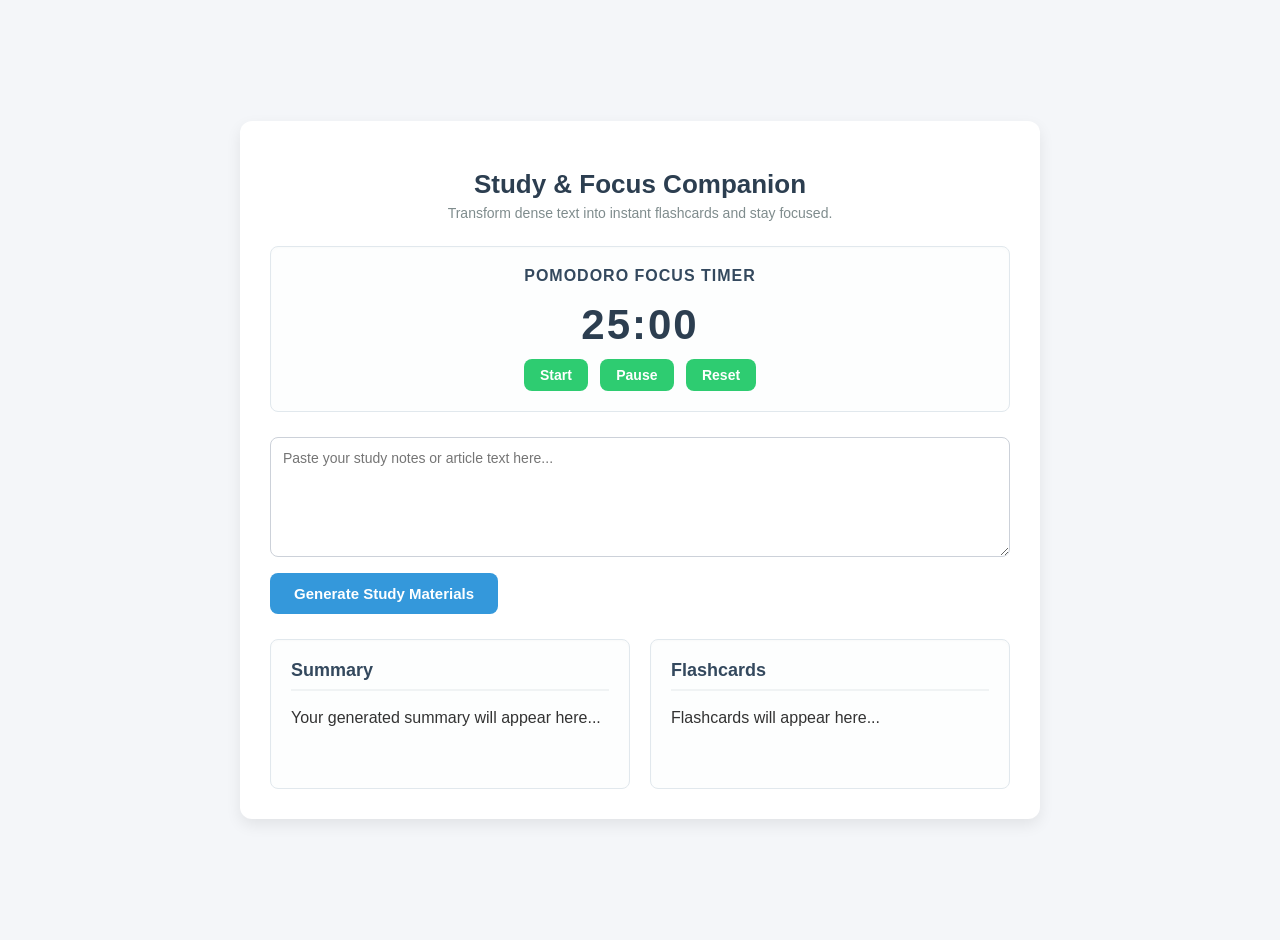
<file: index.html>
<!--
File: app.py
Project: Study & Focus Companion
Description: Flask backend handling server routing and text processing logic for summaries and flashcards.
Author: Hackathon Team(Shaheer Mohmand, Milan Bennett, Driss Jouhari)
Date: October 2026
-->

<!DOCTYPE html>
<html lang="en">
<head>
    <meta charset="UTF-8">
    <meta name="viewport" content="width=device-width, initial-scale=1.0">
    <title>Study & Focus Companion</title>
    <!-- Link to external CSS stylesheet -->
    <link rel="stylesheet" href="style.css">
</head>
<body>

    <!-- Main Application Container -->
    <div class="container">
        <header>
            <h1>Study & Focus Companion</h1>
            <p>Transform dense text into instant flashcards and stay focused.</p>
        </header>

        <!-- Pomodoro Focus Timer Section -->
        <section class="timer-section">
            <h3>Pomodoro Focus Timer</h3>
            <div id="timerDisplay">25:00</div>
            <div class="timer-controls">
                <button id="startBtn">Start</button>
                <button id="pauseBtn">Pause</button>
                <button id="resetBtn">Reset</button>
            </div>
        </section>
        
        <!-- Input Section for Study Notes -->
        <section class="input-section">
            <textarea id="studyInput" placeholder="Paste your study notes or article text here..."></textarea>
            <button id="processBtn">Generate Study Materials</button>
        </section>

        <!-- Output Section: Summaries & Flashcards -->
        <section class="output-section">
            <div class="card summary-card">
                <h3>Summary</h3>
                <p id="summaryOutput">Your generated summary will appear here...</p>
            </div>

            <div class="card flashcard-container">
                <h3>Flashcards</h3>
                <div id="flashcardOutput">Flashcards will appear here...</div>
            </div>
        </section>
    </div>

    <!-- Direct link to script.js-->
    <script src="script.js"></script>

</body>
</html>
</file>
<file: style.css>
/*
File: style.css
Project: Study & Focus Companion
Description: Complete stylesheet for layout, typography, input controls, 
    pomodoro focus timer, and output cards.
Author: Milan Bennett
Date: October 2026
*/

/* global layout */
body {
    font-family: 'Segoe UI', Tahoma, Geneva, Verdana, sans-serif;
    background-color: #f4f6f9;
    color: #333333;
    margin: 0;
    padding: 20px;
    display: flex;
    justify-content: center;
    align-items: center;
    min-height: 100vh;
}

/* Main Dashboard Card Wrapper */
.container {
    width: 100%;
    max-width: 800px;
    background: #ffffff;
    padding: 30px;
    border-radius: 12px;
    box-shadow: 0 6px 15px rgba(0, 0, 0, 0.08);
    box-sizing: border-box;
}

/* header */
header {
    text-align: center;
    margin-bottom: 25px;
}

header h1 {
    color: #2c3e50;
    margin-bottom: 5px;
    font-size: 26px;
}

header p {
    color: #7f8c8d;
    margin-top: 0;
    font-size: 14px;
}

/* pomodoro timer section */
.timer-section {
    background: #fdfefe;
    border: 1px solid #e1e8ed;
    border-radius: 8px;
    padding: 20px;
    text-align: center;
    margin-bottom: 25px;
    box-shadow: inset 0 1px 3px rgba(0, 0, 0, 0.02);
}

.timer-section h3 {
    margin-top: 0;
    color: #34495e;
    font-size: 16px;
    text-transform: uppercase;
    letter-spacing: 1px;
}

#timerDisplay {
    font-size: 42px;
    font-weight: bold;
    color: #2c3e50;
    margin: 10px 0;
    letter-spacing: 2px;
}

.timer-controls button {
    background-color: #2ecc71;
    margin: 0 4px;
    padding: 8px 16px;
    font-size: 14px;
}

.timer-controls button:hover {
    background-color: #27ae60;
}

/* input section */
.input-section {
    margin-bottom: 25px;
}

textarea {
    width: 100%;
    height: 120px;
    padding: 12px;
    border: 1px solid #ccd1d9;
    border-radius: 8px;
    resize: vertical;
    font-size: 14px;
    font-family: inherit;
    box-sizing: border-box;
    transition: border-color 0.2s;
}

textarea:focus {
    outline: none;
    border-color: #3498db;
}

button {
    background-color: #3498db;
    color: white;
    border: none;
    padding: 12px 24px;
    font-size: 15px;
    font-weight: 600;
    border-radius: 8px;
    cursor: pointer;
    margin-top: 12px;
    transition: background-color 0.2s;
}

button:hover {
    background-color: #2980b9;
}

/* output section */
.output-section {
    display: flex;
    gap: 20px;
}

.card {
    flex: 1;
    background: #fdfefe;
    border: 1px solid #e1e8ed;
    padding: 20px;
    border-radius: 8px;
    box-shadow: inset 0 1px 3px rgba(0, 0, 0, 0.02);
    min-height: 150px;
    box-sizing: border-box;
}

.card h3 {
    margin-top: 0;
    color: #34495e;
    font-size: 18px;
    border-bottom: 2px solid #f0f3f4;
    padding-bottom: 8px;
}

/* Dynamic Flashcard Items */
.flashcard-item {
    background: #ffffff;
    border-left: 4px solid #3498db;
    padding: 10px 12px;
    margin-bottom: 10px;
    border-radius: 4px;
    font-size: 14px;
    box-shadow: 0 2px 5px rgba(0,0,0,0.03);
}

/* Responsive adjustments for mobile screens */
@media (max-width: 600px) {
    .output-section {
        flex-direction: column;
    }
}
</file>
<file: static/style.css>
/*
File: style.css
Project: Study & Focus Companion
Description: Complete stylesheet for layout, typography, input controls, 
    pomodoro focus timer, and output cards.
Author(s):  Git Push and Pray (Milan Bennett, Shaheer Mohmand)
Date: October 2026
*/

/* global layout */
body {
    font-family: 'Segoe UI', Tahoma, Geneva, Verdana, sans-serif;
    background-color: #f4f6f9;
    color: #333333;
    margin: 0;
    padding: 20px;
    display: flex;
    justify-content: center;
    align-items: center;
    min-height: 100vh;
}

/* Main Dashboard Card Wrapper */
.container {
    width: 100%;
    max-width: 800px;
    background: #ffffff;
    padding: 30px;
    border-radius: 12px;
    box-shadow: 0 6px 15px rgba(0, 0, 0, 0.08);
    box-sizing: border-box;
}

/* header */
header {
    text-align: center;
    margin-bottom: 25px;
}

header h1 {
    color: #2c3e50;
    margin-bottom: 5px;
    font-size: 26px;
}

header p {
    color: #7f8c8d;
    margin-top: 0;
    font-size: 14px;
}

/* pomodoro timer section */
.timer-section {
    background: #fdfefe;
    border: 1px solid #e1e8ed;
    border-radius: 8px;
    padding: 20px;
    text-align: center;
    margin-bottom: 25px;
    box-shadow: inset 0 1px 3px rgba(0, 0, 0, 0.02);
}

.timer-section h3 {
    margin-top: 0;
    color: #34495e;
    font-size: 16px;
    text-transform: uppercase;
    letter-spacing: 1px;
}

#timerDisplay {
    font-size: 42px;
    font-weight: bold;
    color: #2c3e50;
    margin: 10px 0;
    letter-spacing: 2px;
}

.timer-controls button {
    background-color: #2ecc71;
    margin: 0 4px;
    padding: 8px 16px;
    font-size: 14px;
}

.timer-controls button:hover {
    background-color: #27ae60;
}

/* input section */
.input-section {
    margin-bottom: 25px;
}

textarea {
    width: 100%;
    height: 120px;
    padding: 12px;
    border: 1px solid #ccd1d9;
    border-radius: 8px;
    resize: vertical;
    font-size: 14px;
    font-family: inherit;
    box-sizing: border-box;
    transition: border-color 0.2s;
}

textarea:focus {
    outline: none;
    border-color: #3498db;
}

button {
    background-color: #3498db;
    color: white;
    border: none;
    padding: 12px 24px;
    font-size: 15px;
    font-weight: 600;
    border-radius: 8px;
    cursor: pointer;
    margin-top: 12px;
    transition: background-color 0.2s;
}

button:hover {
    background-color: #2980b9;
}

/* output section */
.output-section {
    display: flex;
    gap: 20px;
}

.card {
    flex: 1;
    background: #fdfefe;
    border: 1px solid #e1e8ed;
    padding: 20px;
    border-radius: 8px;
    box-shadow: inset 0 1px 3px rgba(0, 0, 0, 0.02);
    min-height: 150px;
    box-sizing: border-box;
}

.card h3 {
    margin-top: 0;
    color: #34495e;
    font-size: 18px;
    border-bottom: 2px solid #f0f3f4;
    padding-bottom: 8px;
}

/* Dynamic Flashcard Items (click to flip) */
.flashcard-item {
    perspective: 1000px;
    height: 160px;
    margin-bottom: 12px;
    cursor: pointer;
}

.flashcard-inner {
    position: relative;
    width: 100%;
    height: 100%;
    transition: transform 0.5s;
    transform-style: preserve-3d;
}

.flashcard-item.flipped .flashcard-inner {
    transform: rotateY(180deg);
}

.flashcard-face {
    position: absolute;
    inset: 0;
    display: flex;
    align-items: center;
    justify-content: center;
    text-align: center;
    padding: 14px;
    box-sizing: border-box;
    border-radius: 8px;
    font-size: 14px;
    overflow-y: auto;
    backface-visibility: hidden;
    -webkit-backface-visibility: hidden;
    box-shadow: 0 2px 5px rgba(0, 0, 0, 0.08);
}

.flashcard-front {
    background: #ffffff;
    border: 2px solid #3498db;
    color: #2c3e50;
}

.flashcard-back {
    background: #3498db;
    color: #ffffff;
    transform: rotateY(180deg);
}


/* Responsive adjustments for mobile screens */
@media (max-width: 600px) {
    .output-section {
        flex-direction: column;
    }
}
</file>
